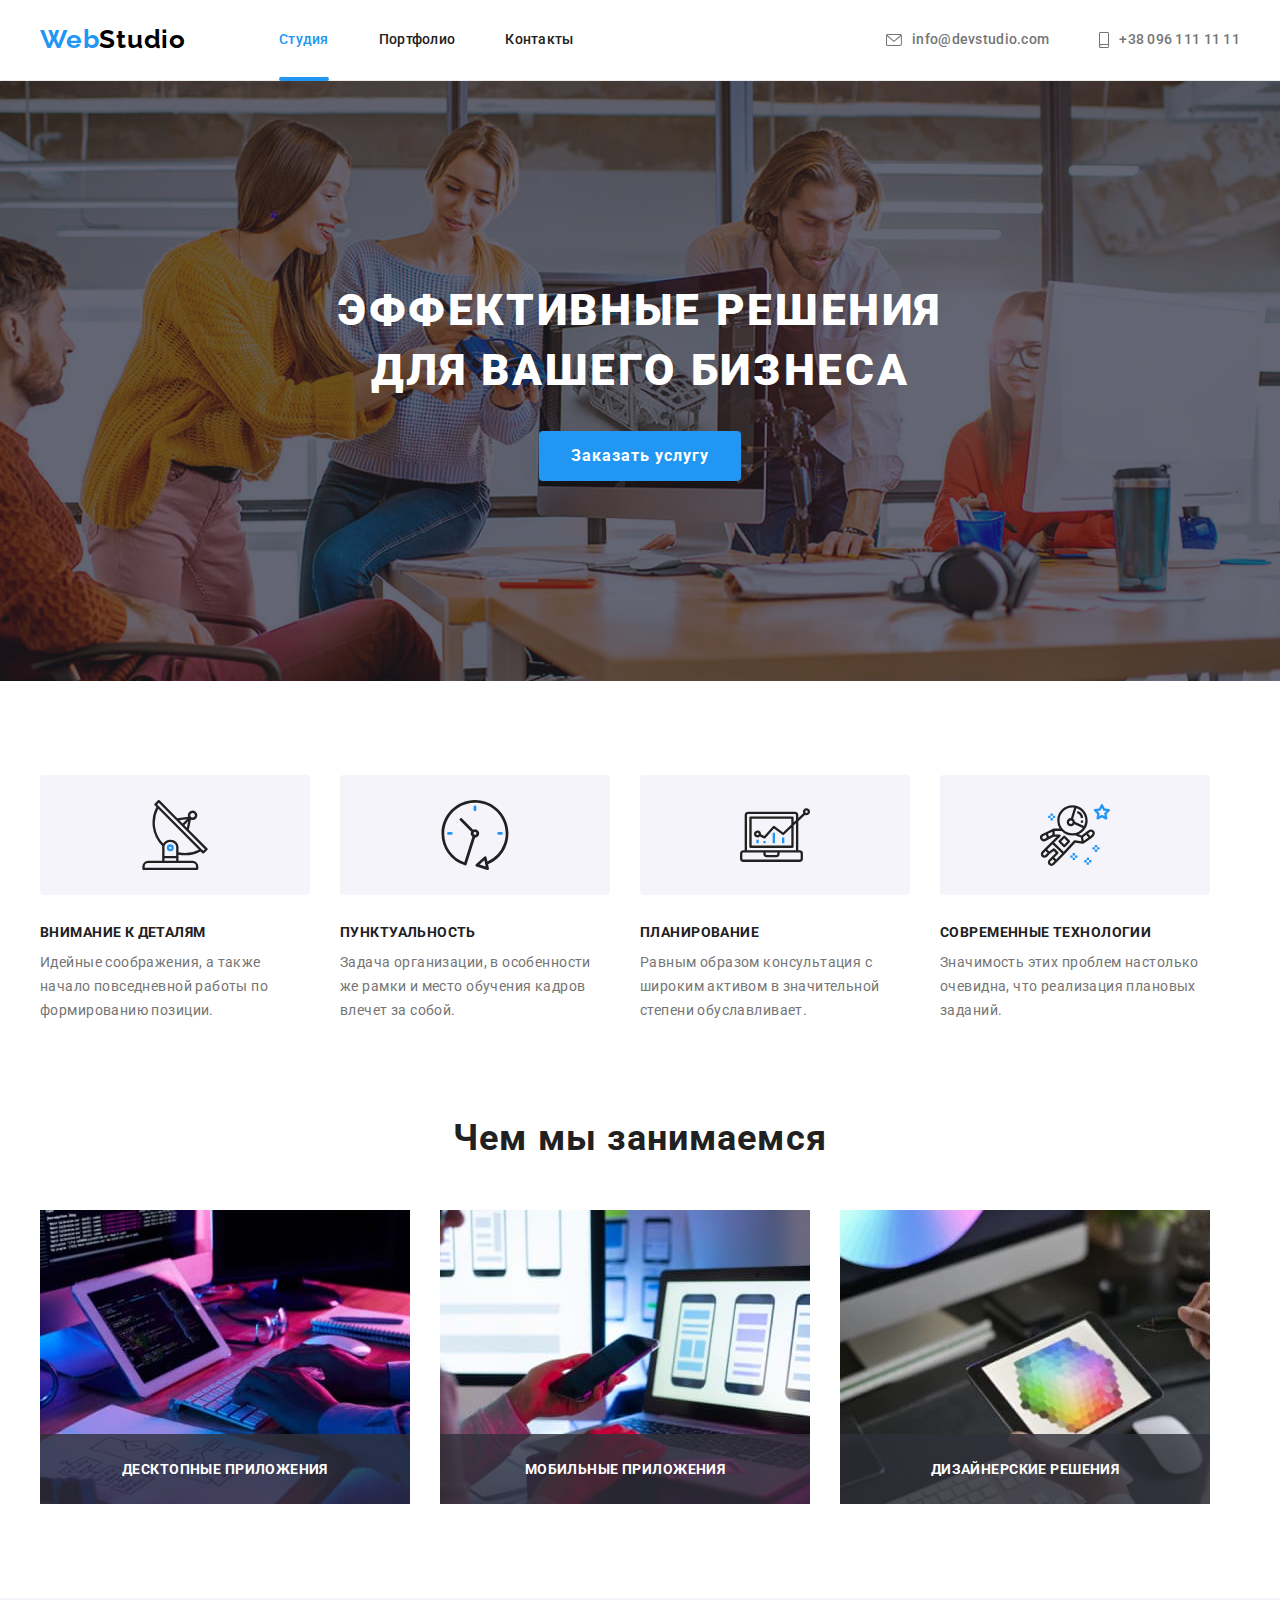
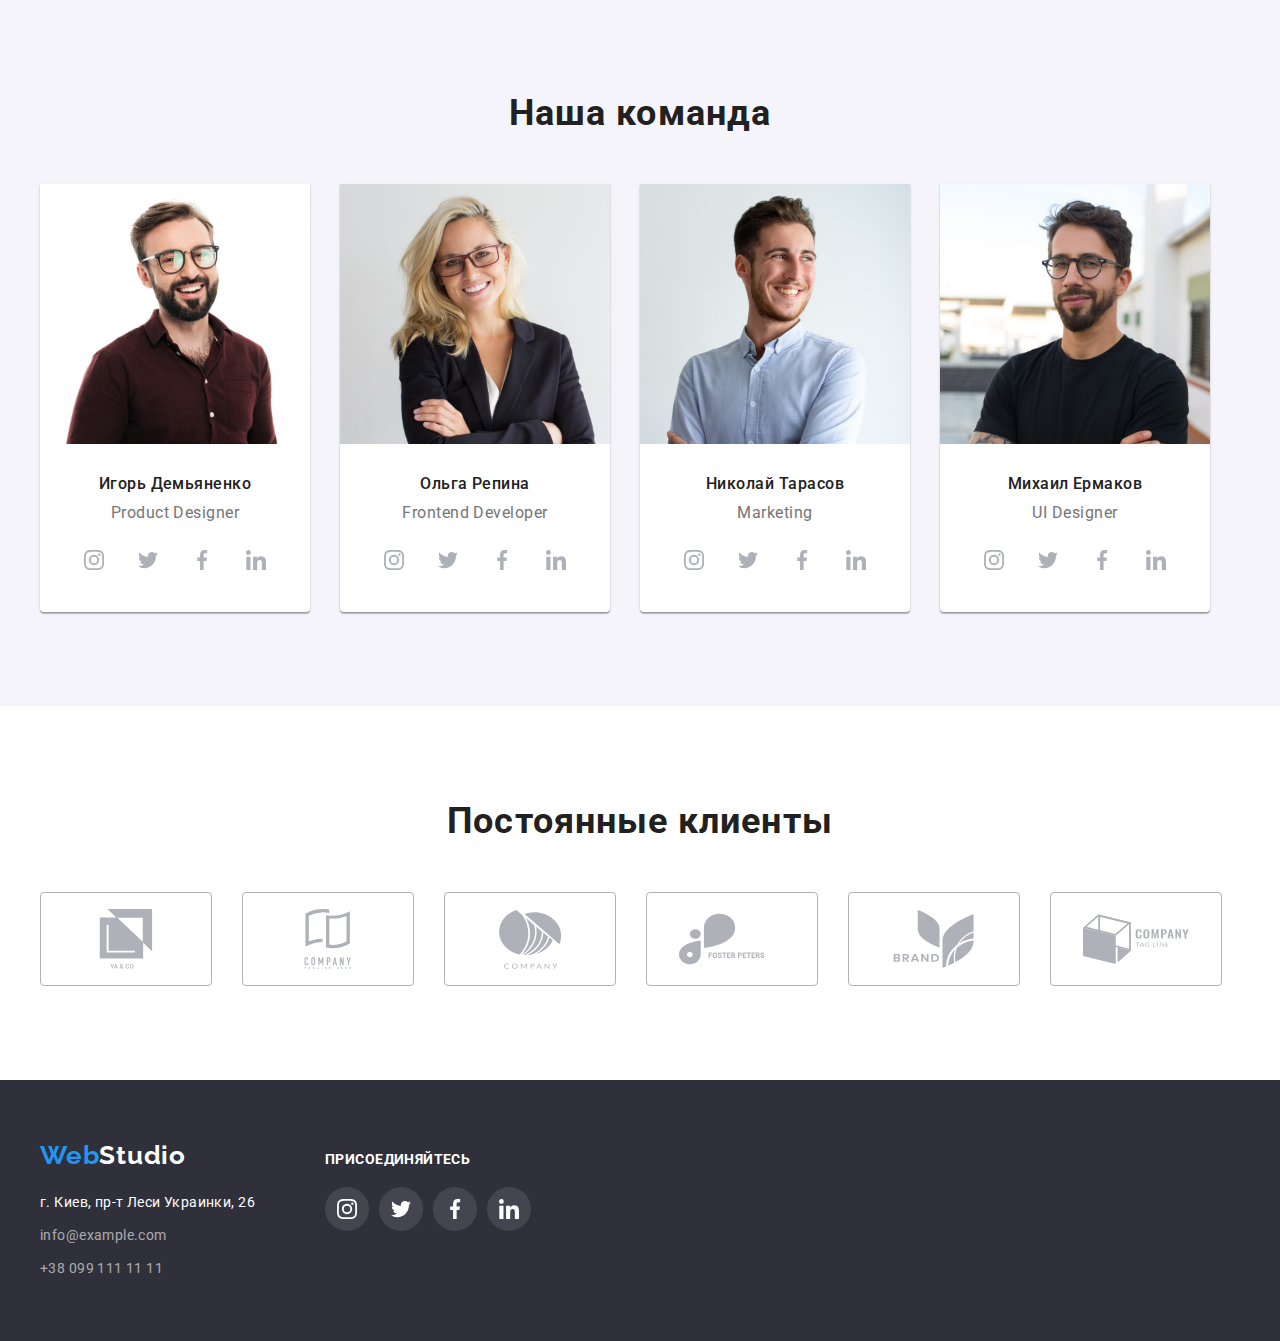
<file: index.html>
<!DOCTYPE html>
<html lang="ru">
  <head>
    <meta charset="UTF-8" />
    <meta http-equiv="X-UA-Compatible" content="IE=edge" />
    <meta name="viewport" content="width=device-width, initial-scale=1.0" />
    <title>Студия</title>
    <link rel="preconnect" href="https://fonts.googleapis.com" />
    <link rel="preconnect" href="https://fonts.gstatic.com" crossorigin />
    <link
      href="https://fonts.googleapis.com/css2?family=Raleway:wght@700&family=Roboto:wght@400;500;700;900&display=swap"
      rel="stylesheet"
    />
    <link
      rel="stylesheet"
      href="https://cdnjs.cloudflare.com/ajax/libs/modern-normalize/1.1.0/modern-normalize.min.css"
      integrity="sha512-wpPYUAdjBVSE4KJnH1VR1HeZfpl1ub8YT/NKx4PuQ5NmX2tKuGu6U/JRp5y+Y8XG2tV+wKQpNHVUX03MfMFn9Q=="
      crossorigin="anonymous"
      referrerpolicy="no-referrer"
    />
    <link rel="stylesheet" href="./css/styles.css" />
  </head>

  <body>
    <!-- Секция хедер -->
    <header class="header">
      <nav class="container main-nav">
        <a class="logo" href="./index.html"> <span class="logo-part">Web</span>Studio</a>
        <ul class="site-nav-list">
          <li class="item"><a href="./index.html" class="site-nav-link current-link">Студия</a></li>
          <li class="item"><a href="./portfolio.html" class="site-nav-link">Портфолио</a></li>
          <li class="item"><a href="" class="site-nav-link">Контакты</a></li>
        </ul>
        <ul class="site-nav-contact">
          <li class="item">
            <a class="contact-link" href="mailto:info@devstudio.com">
              <svg width="16" height="12">
                <use href="./images/icons.svg#icon-mail"></use>
              </svg>
              info@devstudio.com
            </a>
          </li>
          <li class="item">
            <a class="contact-link" href="tel:+380961111111">
              <svg width="10" height="16">
                <use href="./images/icons.svg#icon-tel"></use>
              </svg>
              +38 096 111 11 11
            </a>
          </li>
        </ul>
      </nav>
    </header>

    <main>
      <!-- Секция герой -->
      <section class="hero">
        <div class="container">
          <h1 class="hero-title">Эффективные решения для вашего бизнеса</h1>
          <button class="button" type="button" data-modal-open>Заказать услугу</button>
        </div>
      </section>
      <!-- Модальное окно -->
      <div class="backdrop is-hidden" data-modal>
        <div class="modal">
          <button class="modal-close-button" type="button" data-modal-close>
            <svg width="11" height="11">
              <use href="./images/icons.svg#icon-close"></use>
            </svg>
          </button>
        </div>
      </div>
      <!-- Особенности -->
      <section class="section-peculiarities">
        <div class="container">
          <h2 class="visually-hidden">Особенности</h2>
          <ul class="peculiarities-list">
            <li class="points">
              <div class="peculiarities-box">
                <svg class="peculiarities-icon" width="70" height="70">
                  <use href="./images/icons.svg#icon-antenna-1"></use>
                </svg>
              </div>
              <h3 class="peculiarities-title">Внимание к деталям</h3>
              <p class="peculiarities-item">
                Идейные соображения, а также начало повседневной работы по формированию позиции.
              </p>
            </li>
            <li class="points">
              <div class="peculiarities-box">
                <svg class="peculiarities-icon" width="70" height="70">
                  <use href="./images/icons.svg#icon-clock-1"></use>
                </svg>
              </div>
              <h3 class="peculiarities-title">Пунктуальность</h3>
              <p class="peculiarities-item">
                Задача организации, в особенности же рамки и место обучения кадров влечет за собой.
              </p>
            </li>
            <li class="points">
              <div class="peculiarities-box">
                <svg class="peculiarities-icon" width="70" height="70">
                  <use href="./images/icons.svg#icon-diagram-1"></use>
                </svg>
              </div>
              <h3 class="peculiarities-title">Планирование</h3>
              <p class="peculiarities-item">
                Равным образом консультация с широким активом в значительной степени обуславливает.
              </p>
            </li>
            <li class="points">
              <div class="peculiarities-box">
                <svg class="peculiarities-icon" width="70" height="70">
                  <use href="./images/icons.svg#icon-astronaut-1"></use>
                </svg>
              </div>
              <h3 class="peculiarities-title">Современные технологии</h3>
              <p class="peculiarities-item">
                Значимость этих проблем настолько очевидна, что реализация плановых заданий.
              </p>
            </li>
          </ul>
        </div>
      </section>

      <!-- Чем мы занимаемся -->
      <section class="works">
        <div class="container">
          <h2 class="section-title">Чем мы занимаемся</h2>
          <ul class="work-items">
            <li class="item-box">
              <img src="./images/box-1.jpg" alt="Программирование" width="370" height="294" />
              <p class="box-label">Десктопные приложения</p>
            </li>
            <li class="item-box">
              <img src="./images/box-2.jpg" alt="Дизайн" width="370" height="294" />
              <p class="box-label">Мобильные приложения</p>
            </li>
            <li class="item-box">
              <img src="./images/box-3.jpg" alt="Рисовка" width="370" height="294" />
              <p class="box-label">Дизайнерские решения</p>
            </li>
          </ul>
        </div>
      </section>

      <!-- Наша команда -->
      <section class="team">
        <div class="container">
          <h2 class="section-title">Наша команда</h2>
          <ul class="members">
            <li class="team-member">
              <img
                src="./images/team-member-1.jpg"
                alt="Продуктовый дизайнер"
                width="270"
                height="260"
              />
              <div class="description">
                <h3 class="team-member-name">Игорь Демьяненко</h3>
                <p class="team-member-position" lang="en">Product Designer</p>
              </div>
              <ul class="social-list">
                <li class="social-item">
                  <a
                    class="social-link"
                    href=""
                    target="_blank"
                    rel="noopener noreferrer"
                    aria-label="instagram"
                  >
                    <svg class="social-icon" width="20" height="20">
                      <use href="./images/icons.svg#icon-instagram"></use>
                    </svg>
                  </a>
                </li>
                <li class="social-item">
                  <a
                    class="social-link"
                    href=""
                    target="_blank"
                    rel="noopener noreferrer"
                    aria-label="twitter"
                  >
                    <svg class="social-icon" width="20" height="20">
                      <use href="./images/icons.svg#icon-twitter"></use>
                    </svg>
                  </a>
                </li>

                <li class="social-item">
                  <a
                    class="social-link"
                    href=""
                    target="_blank"
                    rel="noopener noreferrer"
                    aria-label="facebook"
                  >
                    <svg class="social-icon" width="20" height="20">
                      <use href="./images/icons.svg#icon-facebook"></use>
                    </svg>
                  </a>
                </li>

                <li class="social-item">
                  <a
                    class="social-link"
                    href=""
                    target="_blank"
                    rel="noopener noreferrer"
                    aria-label="linkedin"
                  >
                    <svg class="social-icon" width="20" height="20">
                      <use href="./images/icons.svg#icon-linkedin"></use>
                    </svg>
                  </a>
                </li>
              </ul>
            </li>
            <li class="team-member">
              <img
                src="./images/team-member-2.jpg"
                alt="Фронтенд-разработчик"
                width="270"
                height="260"
              />
              <div class="description">
                <h3 class="team-member-name">Ольга Репина</h3>
                <p class="team-member-position" lang="en">Frontend Developer</p>
              </div>
              <ul class="social-list">
                <li class="social-item">
                  <a
                    class="social-link"
                    href=""
                    target="_blank"
                    rel="noopener noreferrer"
                    aria-label="instagram"
                  >
                    <svg class="social-icon" width="20" height="20">
                      <use href="./images/icons.svg#icon-instagram"></use>
                    </svg>
                  </a>
                </li>
                <li class="social-item">
                  <a
                    class="social-link"
                    href=""
                    target="_blank"
                    rel="noopener noreferrer"
                    aria-label="twitter"
                  >
                    <svg class="social-icon" width="20" height="20">
                      <use href="./images/icons.svg#icon-twitter"></use>
                    </svg>
                  </a>
                </li>

                <li class="social-item">
                  <a
                    class="social-link"
                    href=""
                    target="_blank"
                    rel="noopener noreferrer"
                    aria-label="facebook"
                  >
                    <svg class="social-icon" width="20" height="20">
                      <use href="./images/icons.svg#icon-facebook"></use>
                    </svg>
                  </a>
                </li>

                <li class="social-item">
                  <a
                    class="social-link"
                    href=""
                    target="_blank"
                    rel="noopener noreferrer"
                    aria-label="linkedin"
                  >
                    <svg class="social-icon" width="20" height="20">
                      <use href="./images/icons.svg#icon-linkedin"></use>
                    </svg>
                  </a>
                </li>
              </ul>
            </li>
            <li class="team-member">
              <img src="./images/team-member-3.jpg" alt="Маркетинг" width="270" height="260" />
              <div class="description">
                <h3 class="team-member-name">Николай Тарасов</h3>
                <p class="team-member-position" lang="en">Marketing</p>
              </div>
              <ul class="social-list">
                <li class="social-item">
                  <a
                    class="social-link"
                    href=""
                    target="_blank"
                    rel="noopener noreferrer"
                    aria-label="instagram"
                  >
                    <svg class="social-icon" width="20" height="20">
                      <use href="./images/icons.svg#icon-instagram"></use>
                    </svg>
                  </a>
                </li>
                <li class="social-item">
                  <a
                    class="social-link"
                    href=""
                    target="_blank"
                    rel="noopener noreferrer"
                    aria-label="twitter"
                  >
                    <svg class="social-icon" width="20" height="20">
                      <use href="./images/icons.svg#icon-twitter"></use>
                    </svg>
                  </a>
                </li>

                <li class="social-item">
                  <a
                    class="social-link"
                    href=""
                    target="_blank"
                    rel="noopener noreferrer"
                    aria-label="facebook"
                  >
                    <svg class="social-icon" width="20" height="20">
                      <use href="./images/icons.svg#icon-facebook"></use>
                    </svg>
                  </a>
                </li>

                <li class="social-item">
                  <a
                    class="social-link"
                    href=""
                    target="_blank"
                    rel="noopener noreferrer"
                    aria-label="linkedin"
                  >
                    <svg class="social-icon" width="20" height="20">
                      <use href="./images/icons.svg#icon-linkedin"></use>
                    </svg>
                  </a>
                </li>
              </ul>
            </li>
            <li class="team-member">
              <img
                src="./images/team-member-4.jpg"
                alt="Дизайнер пользовательского интерфейса"
                width="270"
                height="260"
              />
              <div class="description">
                <h3 class="team-member-name">Михаил Ермаков</h3>
                <p class="team-member-position" lang="en">UI Designer</p>
              </div>
              <ul class="social-list">
                <li class="social-item">
                  <a
                    class="social-link"
                    href=""
                    target="_blank"
                    rel="noopener noreferrer"
                    aria-label="instagram"
                  >
                    <svg class="social-icon" width="20" height="20">
                      <use href="./images/icons.svg#icon-instagram"></use>
                    </svg>
                  </a>
                </li>
                <li class="social-item">
                  <a
                    class="social-link"
                    href=""
                    target="_blank"
                    rel="noopener noreferrer"
                    aria-label="twitter"
                  >
                    <svg class="social-icon" width="20" height="20">
                      <use href="./images/icons.svg#icon-twitter"></use>
                    </svg>
                  </a>
                </li>

                <li class="social-item">
                  <a
                    class="social-link"
                    href=""
                    target="_blank"
                    rel="noopener noreferrer"
                    aria-label="facebook"
                  >
                    <svg class="social-icon" width="20" height="20">
                      <use href="./images/icons.svg#icon-facebook"></use>
                    </svg>
                  </a>
                </li>

                <li class="social-item">
                  <a
                    class="social-link"
                    href=""
                    target="_blank"
                    rel="noopener noreferrer"
                    aria-label="linkedin"
                  >
                    <svg class="social-icon" width="20" height="20">
                      <use href="./images/icons.svg#icon-linkedin"></use>
                    </svg>
                  </a>
                </li>
              </ul>
            </li>
          </ul>
        </div>
      </section>

      <!-- Клиенты -->
      <section class="clients">
        <div class="container">
          <h2 class="section-title">Постоянные клиенты</h2>
          <ul class="clients-list">
            <li class="clients-item">
              <a class="clients-link" href="">
                <svg class="clients-icon" width="106" height="60">
                  <use href="./images/icons.svg#icon-group-1"></use>
                </svg>
              </a>
            </li>
            <li class="clients-item">
              <a class="clients-link" href="">
                <svg class="clients-icon" width="106" height="60">
                  <use href="./images/icons.svg#icon-group-2"></use>
                </svg>
              </a>
            </li>
            <li class="clients-item">
              <a class="clients-link" href="">
                <svg class="clients-icon" width="106" height="60">
                  <use href="./images/icons.svg#icon-group-3"></use>
                </svg>
              </a>
            </li>
            <li class="clients-item">
              <a class="clients-link" href="">
                <svg class="clients-icon" width="106" height="60">
                  <use href="./images/icons.svg#icon-group-4"></use>
                </svg>
              </a>
            </li>
            <li class="clients-item">
              <a class="clients-link" href="">
                <svg class="clients-icon" width="106" height="60">
                  <use href="./images/icons.svg#icon-group-5"></use>
                </svg>
              </a>
            </li>
            <li class="clients-item">
              <a class="clients-link" href="">
                <svg class="clients-icon" width="106" height="60">
                  <use href="./images/icons.svg#icon-group-6"></use>
                </svg>
              </a>
            </li>
          </ul>
        </div>
      </section>
    </main>

    <!-- Секция футер -->
    <footer class="footer">
      <div class="container">
        <div class="footer-block">
          <div class="footer-adress">
            <a class="logo" href="./index.html"> <span class="logo-part">Web</span>Studio</a>
            <ul class="adress-list">
              <li class="adress-item">
                <a
                  class="adress"
                  href="https://goo.gl/maps/JCj7jRZ64n47ZgnA9"
                  target="_blank"
                  rel="nofollow noopener noreferrer"
                >
                  г. Киев, пр-т Леси Украинки, 26
                </a>
              </li>
              <li class="adress-item">
                <a href="mailto:info@example.com" class="adress-link">info@example.com</a>
              </li>
              <li class="adress-item">
                <a href="tel:+380991111111" class="adress-link">+38 099 111 11 11</a>
              </li>
            </ul>
          </div>
          <div class="footer-social">
            <strong class="join-us">присоединяйтесь</strong>
            <ul class="join-list">
              <li class="join-item">
                <a
                  class="join-link"
                  href=""
                  target="_blank"
                  rel="noopener noreferrer"
                  aria-label="instagram"
                >
                  <svg class="join-icon" width="20" height="20">
                    <use href="./images/icons.svg#icon-instagram"></use>
                  </svg>
                </a>
              </li>
              <li class="join-item">
                <a
                  class="join-link"
                  href=""
                  target="_blank"
                  rel="noopener noreferrer"
                  aria-label="twitter"
                >
                  <svg class="join-icon" width="20" height="20">
                    <use href="./images/icons.svg#icon-twitter"></use>
                  </svg>
                </a>
              </li>
              <li class="join-item">
                <a
                  class="join-link"
                  href=""
                  target="_blank"
                  rel="noopener noreferrer"
                  aria-label="facebook"
                >
                  <svg class="join-icon" width="20" height="20">
                    <use href="./images/icons.svg#icon-facebook"></use>
                  </svg>
                </a>
              </li>
              <li class="join-item">
                <a
                  class="join-link"
                  href=""
                  target="_blank"
                  rel="noopener noreferrer"
                  aria-label="linkedin"
                >
                  <svg class="join-icon" width="20" height="20">
                    <use href="./images/icons.svg#icon-linkedin"></use>
                  </svg>
                </a>
              </li>
            </ul>
          </div>
        </div>
      </div>
    </footer>
    <!-- Скрипт для модального окна -->
    <script src="./js/modal.js"></script>
  </body>
</html>
</file>
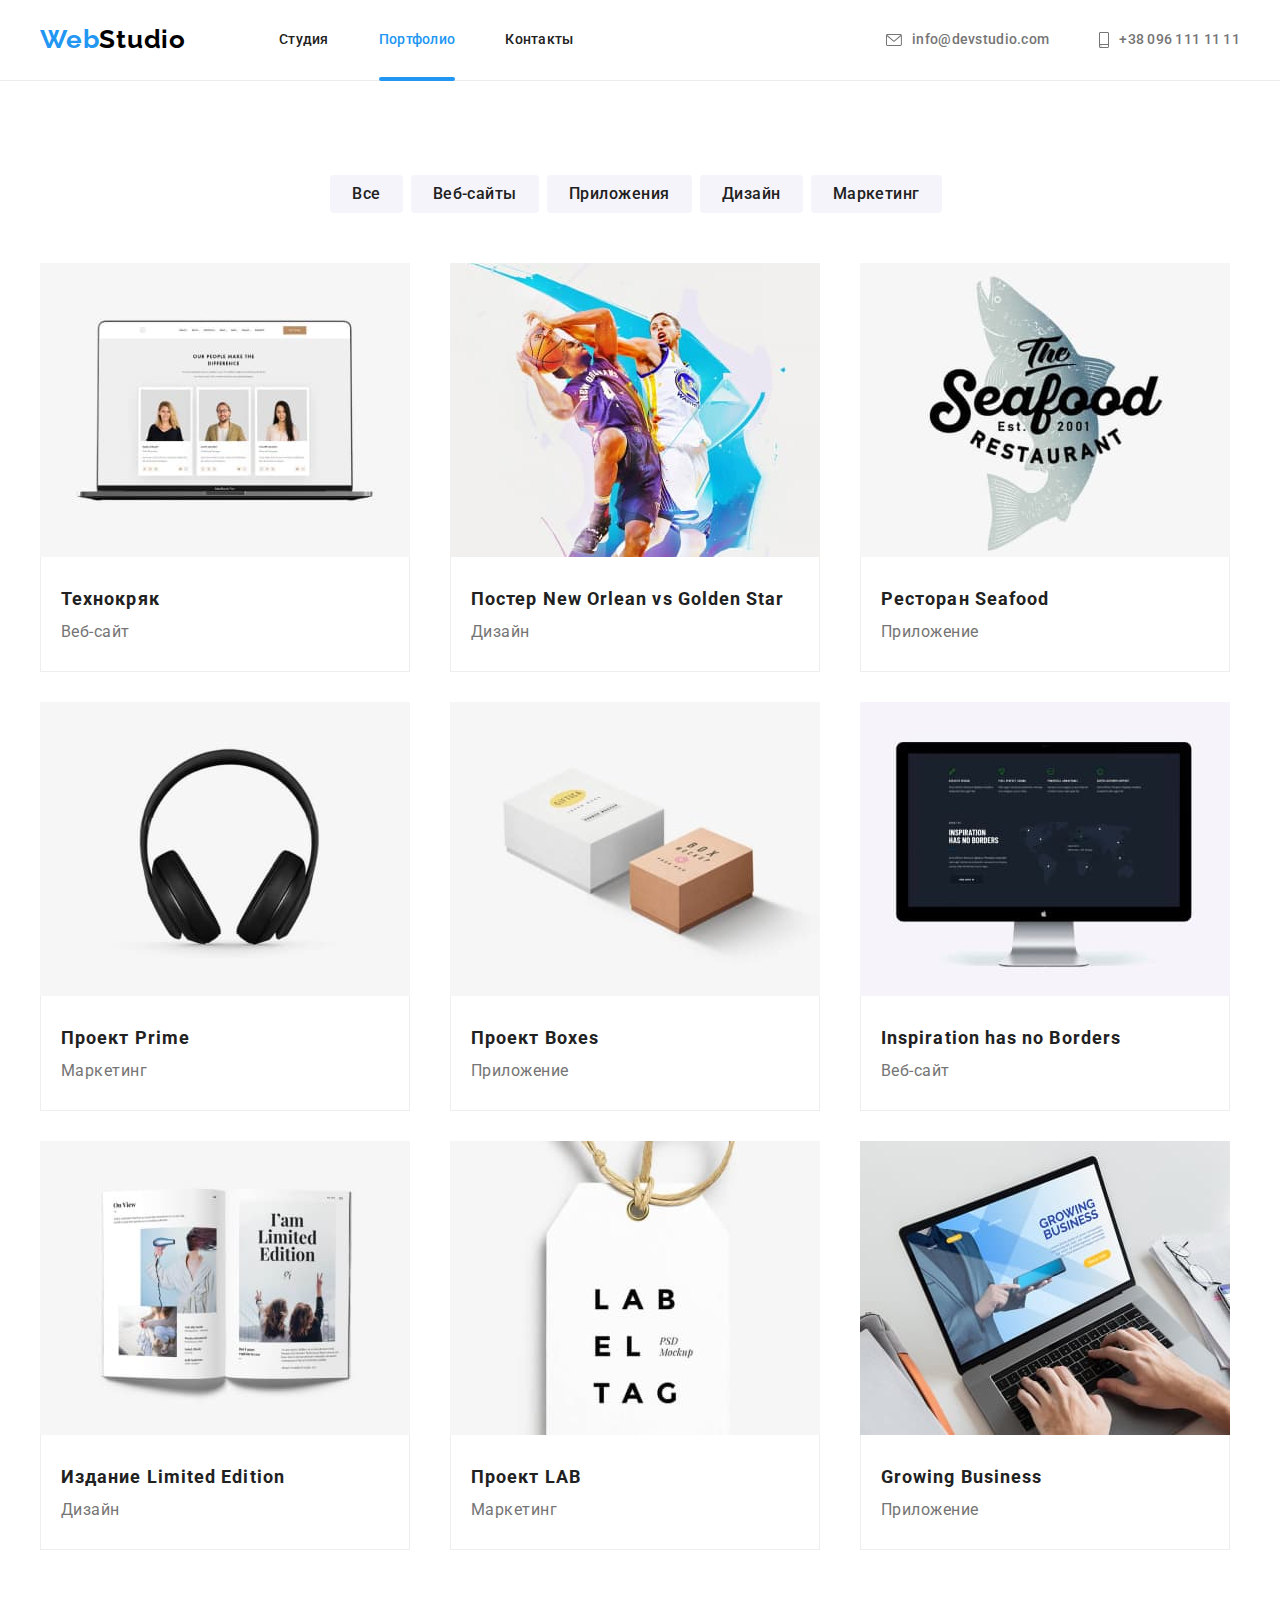
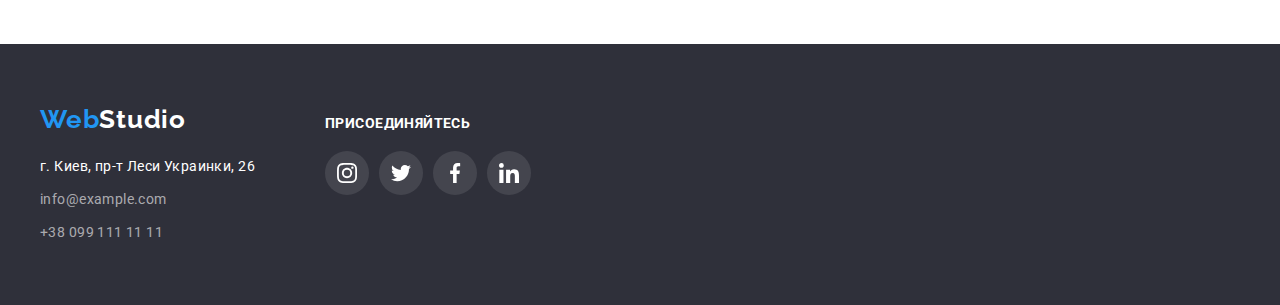
<file: portfolio.html>
<!DOCTYPE html>
<html lang="ru">
  <head>
    <meta charset="UTF-8" />
    <meta http-equiv="X-UA-Compatible" content="IE=edge" />
    <meta name="viewport" content="width=device-width, initial-scale=1.0" />
    <title>Портфолио</title>
    <link rel="preconnect" href="https://fonts.googleapis.com" />
    <link rel="preconnect" href="https://fonts.gstatic.com" crossorigin />
    <link
      href="https://fonts.googleapis.com/css2?family=Raleway:wght@700&family=Roboto:wght@400;500;700;900&display=swap"
      rel="stylesheet"
    />
    <link
      rel="stylesheet"
      href="https://cdnjs.cloudflare.com/ajax/libs/modern-normalize/1.1.0/modern-normalize.min.css"
      integrity="sha512-wpPYUAdjBVSE4KJnH1VR1HeZfpl1ub8YT/NKx4PuQ5NmX2tKuGu6U/JRp5y+Y8XG2tV+wKQpNHVUX03MfMFn9Q=="
      crossorigin="anonymous"
      referrerpolicy="no-referrer"
    />
    <link rel="stylesheet" href="./css/styles.css" />
  </head>

  <body>
    <!-- Секция хедер -->
    <header class="header">
      <nav class="container main-nav">
        <a class="logo" href="./index.html"> <span class="logo-part">Web</span>Studio</a>
        <ul class="site-nav-list">
          <li class="item"><a href="./index.html" class="site-nav-link">Студия</a></li>
          <li class="item"><a href="" class="site-nav-link current-link">Портфолио</a></li>
          <li class="item"><a href="" class="site-nav-link">Контакты</a></li>
        </ul>
        <ul class="site-nav-contact">
          <li class="item">
            <a class="contact-link" href="mailto:info@devstudio.com">
              <svg width="16" height="12">
                <use href="./images/icons.svg#icon-mail"></use>
              </svg>
              info@devstudio.com</a
            >
          </li>
          <li class="item">
            <a class="contact-link" href="tel:+380961111111">
              <svg width="10" height="16">
                <use href="./images/icons.svg#icon-tel"></use>
              </svg>
              +38 096 111 11 11</a
            >
          </li>
        </ul>
      </nav>
    </header>

    <main>
      <!-- Секция проэкты -->
      <section class="portfolio">
        <div class="container">
          <ul class="filter">
            <li class="filter-tap"><button class="filter-button" type="button">Все</button></li>
            <li class="filter-tap">
              <button class="filter-button" type="button">Веб-сайты</button>
            </li>
            <li class="filter-tap">
              <button class="filter-button" type="button">Приложения</button>
            </li>
            <li class="filter-tap"><button class="filter-button" type="button">Дизайн</button></li>
            <li class="filter-tap">
              <button class="filter-button" type="button">Маркетинг</button>
            </li>
          </ul>
        </div>
        <div class="container">
          <ul class="projects">
            <li class="project-items">
              <a class="project-link" href="">
                <div class="project-thumb">
                  <img
                    src="./images/project-1.jpg"
                    alt="Страница компании"
                    width="370"
                    height="294"
                  />
                  <div class="project-overlay">
                    <p class="project-ov-description">
                      Ресурс предлагает комплексные предложения с разным уровнем функционала и
                      сервисов. Все это позволит посетителю получить исчерпывающие сведения о
                      компании или частном лице.
                    </p>
                  </div>
                </div>
                <div class="border">
                  <h3 class="project-title">Технокряк</h3>
                  <p class="project-description">Веб-сайт</p>
                </div>
              </a>
            </li>
            <li class="project-items">
              <a class="project-link" href="">
                <div class="project-thumb">
                  <img
                    src="./images/project-2.jpg"
                    alt="Игра в баскетбол"
                    width="370"
                    height="294"
                  />
                  <div class="project-overlay">
                    <p class="project-ov-description">
                      Ресурс предлагает комплексные предложения с разным уровнем функционала и
                      сервисов. Все это позволит посетителю получить исчерпывающие сведения о
                      компании или частном лице.
                    </p>
                  </div>
                </div>
                <div class="border">
                  <h3 class="project-title">Постер New Orlean vs Golden Star</h3>
                  <p class="project-description">Дизайн</p>
                </div>
              </a>
            </li>
            <li class="project-items">
              <a class="project-link" href="">
                <div class="project-thumb">
                  <img src="./images/project-3.jpg" alt="Лого ресторана" width="370" height="294" />
                  <div class="project-overlay">
                    <p class="project-ov-description">
                      Ресурс предлагает комплексные предложения с разным уровнем функционала и
                      сервисов. Все это позволит посетителю получить исчерпывающие сведения о
                      компании или частном лице.
                    </p>
                  </div>
                </div>
                <div class="border">
                  <h3 class="project-title">Ресторан Seafood</h3>
                  <p class="project-description">Приложение</p>
                </div>
              </a>
            </li>
            <li class="project-items">
              <a class="project-link" href="">
                <div class="project-thumb">
                  <img src="./images/project-4.jpg" alt="Наушники" width="370" height="294" />
                  <div class="project-overlay">
                    <p class="project-ov-description">
                      Ресурс предлагает комплексные предложения с разным уровнем функционала и
                      сервисов. Все это позволит посетителю получить исчерпывающие сведения о
                      компании или частном лице.
                    </p>
                  </div>
                </div>
                <div class="border">
                  <h3 class="project-title">Проект Prime</h3>
                  <p class="project-description">Маркетинг</p>
                </div>
              </a>
            </li>
            <li class="project-items">
              <a class="project-link" href="">
                <div class="project-thumb">
                  <img src="./images/project-5.jpg" alt="Две коробки" width="370" height="294" />
                  <div class="project-overlay">
                    <p class="project-ov-description">
                      Ресурс предлагает комплексные предложения с разным уровнем функционала и
                      сервисов. Все это позволит посетителю получить исчерпывающие сведения о
                      компании или частном лице.
                    </p>
                  </div>
                </div>
                <div class="border">
                  <h3 class="project-title">Проект Boxes</h3>
                  <p class="project-description">Приложение</p>
                </div>
              </a>
            </li>
            <li class="project-items">
              <a class="project-link" href="">
                <div class="project-thumb">
                  <img src="./images/project-6.jpg" alt="Страница сайта" width="370" height="294" />
                  <div class="project-overlay">
                    <p class="project-ov-description">
                      Ресурс предлагает комплексные предложения с разным уровнем функционала и
                      сервисов. Все это позволит посетителю получить исчерпывающие сведения о
                      компании или частном лице.
                    </p>
                  </div>
                </div>
                <div class="border">
                  <h3 class="project-title">Inspiration has no Borders</h3>
                  <p class="project-description">Веб-сайт</p>
                </div>
              </a>
            </li>
            <li class="project-items">
              <a class="project-link" href="">
                <div class="project-thumb">
                  <img src="./images/project-7.jpg" alt="Журнал" width="370" height="294" />
                  <div class="project-overlay">
                    <p class="project-ov-description">
                      Ресурс предлагает комплексные предложения с разным уровнем функционала и
                      сервисов. Все это позволит посетителю получить исчерпывающие сведения о
                      компании или частном лице.
                    </p>
                  </div>
                </div>
                <div class="border">
                  <h3 class="project-title">Издание Limited Edition</h3>
                  <p class="project-description">Дизайн</p>
                </div>
              </a>
            </li>
            <li class="project-items">
              <a class="project-link" href="">
                <div class="project-thumb">
                  <img src="./images/project-8.jpg" alt="Лейба магазина" width="370" height="294" />
                  <div class="project-overlay">
                    <p class="project-ov-description">
                      Ресурс предлагает комплексные предложения с разным уровнем функционала и
                      сервисов. Все это позволит посетителю получить исчерпывающие сведения о
                      компании или частном лице.
                    </p>
                  </div>
                </div>
                <div class="border">
                  <h3 class="project-title">Проект LAB</h3>
                  <p class="project-description">Маркетинг</p>
                </div>
              </a>
            </li>
            <li class="project-items">
              <a class="project-link" href="">
                <div class="project-thumb">
                  <img src="./images/project-9.jpg" alt="Ноутбук" width="370" height="294" />
                  <div class="project-overlay">
                    <p class="project-ov-description">
                      Ресурс предлагает комплексные предложения с разным уровнем функционала и
                      сервисов. Все это позволит посетителю получить исчерпывающие сведения о
                      компании или частном лице.
                    </p>
                  </div>
                </div>
                <div class="border">
                  <h3 class="project-title">Growing Business</h3>
                  <p class="project-description">Приложение</p>
                </div>
              </a>
            </li>
          </ul>
        </div>
      </section>
    </main>

    <!-- Секция футер -->
    <footer class="footer">
      <div class="container">
        <div class="footer-block">
          <div class="footer-adress">
            <a class="logo" href="./index.html"> <span class="logo-part">Web</span>Studio</a>
            <ul class="adress-list">
              <li class="adress-item">
                <a
                  class="adress"
                  href="https://goo.gl/maps/JCj7jRZ64n47ZgnA9"
                  target="_blank"
                  rel="nofollow noopener noreferrer"
                >
                  г. Киев, пр-т Леси Украинки, 26
                </a>
              </li>
              <li class="adress-item">
                <a href="mailto:info@example.com" class="adress-link">info@example.com</a>
              </li>
              <li class="adress-item">
                <a href="tel:+380991111111" class="adress-link">+38 099 111 11 11</a>
              </li>
            </ul>
          </div>
          <div class="footer-social">
            <strong class="join-us">присоединяйтесь</strong>
            <ul class="join-list">
              <li class="join-item">
                <a
                  class="join-link"
                  href=""
                  target="_blank"
                  rel="noopener noreferrer"
                  aria-label="instagram"
                >
                  <svg class="join-icon" width="20" height="20">
                    <use href="./images/icons.svg#icon-instagram"></use>
                  </svg>
                </a>
              </li>
              <li class="join-item">
                <a
                  class="join-link"
                  href=""
                  target="_blank"
                  rel="noopener noreferrer"
                  aria-label="twitter"
                >
                  <svg class="join-icon" width="20" height="20">
                    <use href="./images/icons.svg#icon-twitter"></use>
                  </svg>
                </a>
              </li>
              <li class="join-item">
                <a
                  class="join-link"
                  href=""
                  target="_blank"
                  rel="noopener noreferrer"
                  aria-label="facebook"
                >
                  <svg class="join-icon" width="20" height="20">
                    <use href="./images/icons.svg#icon-facebook"></use>
                  </svg>
                </a>
              </li>
              <li class="join-item">
                <a
                  class="join-link"
                  href=""
                  target="_blank"
                  rel="noopener noreferrer"
                  aria-label="linkedin"
                >
                  <svg class="join-icon" width="20" height="20">
                    <use href="./images/icons.svg#icon-linkedin"></use>
                  </svg>
                </a>
              </li>
            </ul>
          </div>
        </div>
      </div>
    </footer>
  </body>
</html>
</file>
<file: css/styles.css>
:root {
    --hero-bg-color: #2F303A;
    --black-color: #000000;
    --title-color: #212121;
    --text-color: #757575;
    --accent-color: #2196F3;
    --white-color: #FFFFFF;
    --button-bgc-color: #F5F4FA;
    --button-hover: #188CE8;
    --footer-bg-color: #2F303A;
    --adress-link-color: rgba(255, 255, 255, 0.6);
    --items: 3;
    --indent: 30px;
    --primary-icon-fill: #AFB1B8;
    --secondary-icon-fill: #FFFFFF;
}
body {
    margin: 0;
    color: var(--title-color);
    background-color: var(--white-color);
    font-family: 'Roboto', sans-serif
}
.container {
    width: 1200px;
    padding-left: 15px;
    padding-right: 15px;
    margin-left: auto;
    margin-right: auto;
}
ul {
    list-style: none;
}
img {
    display: block;
    max-width: 100%;
    height: auto;
}
a {
    text-decoration: none;
}
.header {
    border-bottom: 1px solid #ECECEC;
}
.header .logo {
    display: flex;
    text-decoration: none;
    color: var(--black-color);
    margin-left: 0;
    margin-right: 93px;
}
.header .logo,
.footer .logo {
    font-family: 'Raleway', sans-serif;
    font-style: normal;
    font-weight: 700;
    font-size: 26px;
    line-height: 1.2;
    letter-spacing: 0.03em;
}
.logo-part {
    color: var(--accent-color);
}
.site-nav-list .current-link {
    color: var(--accent-color);
}
.current-link {
    position: relative;
}
.current-link::after {
    content: '';
    position: absolute;
    bottom: -1px;
    left: 0;

    width: 100%;
    height: 4px;
    background: var(--accent-color);
    border-radius: 2px;
}
.main-nav {
    display: flex;
    align-items: center;
}
.site-nav-list{
    display: flex;
    margin: 0;
    padding: 0;
    font-weight: 500;
    font-size: 14px;
    line-height: 1.14;
    letter-spacing: 0.02em;
}
.site-nav-link .current-link,
.site-nav-link {
    display: block;
    padding-top: 32px;
    padding-bottom: 32px;

    transition: color 250ms cubic-bezier(0.4, 0, 0.2, 1);
}
.site-nav-list a {
    color: var(--title-color);
    text-decoration: none;
}
.site-nav-list .item:not(:last-child) {
    margin-right: 50px;
}
.site-nav-list .site-nav-link:hover, 
.site-nav-list .site-nav-link:focus {
    color: var(--accent-color);
}
.site-nav-contact {
    margin-left: auto;
    margin-bottom: 0;
    margin-top: 0;
    padding: 0;
    display: flex;
}
.site-nav-contact .item + .item {
    margin-left: 50px;
}
.contact-link svg {
    margin-right: 10px;
    fill: currentColor;
}
.hero {
    max-width: 1600px;
    margin-left: auto;
    margin-right: auto;

    text-align: center;
    background-color: var(--hero-bg-color);
    background-image: linear-gradient(to right, rgba(47, 48, 58, 0.4), rgba(47, 48, 58, 0.4)), url(../images/hero-bg-img.jpg);
    background-repeat: no-repeat;
    background-position: center;
    background-size: cover;
}
.contact-link {
    display: flex;
    padding-top: 32px;
    padding-bottom: 32px;
    text-decoration: none;
    color: var(--text-color);

    transition: color 250ms cubic-bezier(0.4, 0, 0.2, 1);

    font-weight: 500;
    font-size: 14px;
    line-height: 1.14;
    letter-spacing: 0.02em;
    align-items: center;
}
.contact-link:hover,
.contact-link:focus,
.contact-link:active {
    color: var(--accent-color);
}
.hero {
    padding-top: 200px;
    padding-bottom: 200px;
}
.hero-title {
    margin-top: 0;
    margin-bottom: 30px;
    margin-left: auto;
    margin-right: auto;
    max-width: 696px;
    color: var(--white-color);
    font-weight: 900;
    font-size: 44px;
    line-height: 1.36;
    text-align: center;
    letter-spacing: 0.06em;
    text-transform: uppercase;
}
.hero .button {
    display: inline-flex;
    padding: 10px 32px;
    border-radius: 4px;
    min-width: 200px;
    color: var(--white-color);
    background-color: var(--accent-color);
    border: none;

    transition: background-color 250ms cubic-bezier(0.4, 0, 0.2, 1), color 250ms cubic-bezier(0.4, 0, 0.2, 1);

    font-family: inherit;
    font-weight: 700;
    font-size: 16px;
    line-height: 1.88;
    align-items: center;
    text-align: center;
    letter-spacing: 0.06em;
    cursor: pointer
}
.hero .button:hover,
.hero .button:focus {
    background-color: var(--button-hover);
    color: var(--white-color);
}
.visually-hidden {
    position: absolute;
    width: 1px;
    height: 1px;
    margin: -1px;
    border: 0;
    padding: 0;
    white-space: nowrap;
    clip-path: inset(100%);
    clip: rect(0 0 0 0);
    overflow: hidden;
}

/* Модальное окно */
.backdrop {
    position: fixed;
    top: 0;
    left: 0;
    z-index: 100;
    width: 100%;
    height: 100%;

    background-color: rgba(0, 0, 0, 0.2);

    opacity: 1;
    visibility: visible;
    pointer-events: initial;

    transition: opacity 250ms cubic-bezier(0.4, 0, 0.2, 1), visibility 250ms cubic-bezier(0.4, 0, 0.2, 1);
}
.backdrop.is-hidden {
    opacity: 0;
    visibility: hidden;
    pointer-events: none;
}
.modal {
    position: absolute;
    top: 50%;
    left: 50%;
    transform: translate(-50%, -50%);
    min-width: 528px;
    min-height: 581px;

    background-color: var(--white-color);
    box-shadow: 0px 1px 3px rgba(0, 0, 0, 0.12), 0px 1px 1px rgba(0, 0, 0, 0.14), 0px 2px 1px rgba(0, 0, 0, 0.2);
    border-radius: 4px;
}
.modal-close-button {
    position: absolute;
    top: 8px;
    right: 8px;

    display: flex;
    justify-content: center;
    align-items: center;

    width: 30px;
    height: 30px;
    padding: 0;

    background-color: var(--white-color);
    border: 1px solid rgba(0, 0, 0, 0.1);
    border-radius: 50%;

    cursor: pointer;
}
.section-peculiarities {
    padding-top: 94px;
    padding-bottom: 94px;
}
.peculiarities-list {
    display: flex;
    margin: 0;
    padding: 0;
}
.points {
    width: 270px;
}
.peculiarities-box {
    display: flex;
    align-items: center;
    justify-content: center;
    width: 270px;
    height: 120px;
    margin-bottom: 30px;
    background-color: #F5F4FA;
    border-radius: 4px;
}
.peculiarities-title {
    margin-top: 0;
    margin-bottom: 10px;
    color: var(--title-color);
    font-weight: 700;
    font-size: 14px;
    line-height: 1.14;
    letter-spacing: 0.03em;
    text-transform: uppercase;
}
.peculiarities-list .points:not(:last-child) {
    margin-right: 30px;
}
.peculiarities-item {
    margin-top: 0;
    margin-bottom: 0;
    color: var(--text-color);
    font-weight: 400;
    font-size: 14px;
    line-height: 1.71;
    letter-spacing: 0.03em;
}
.works {
    padding-bottom: 94px;
}
.works .section-title {
    margin-top: 0;
    margin-bottom: 50px;
    color: var(--title-color);
    font-weight: 700;
    font-size: 36px;
    line-height: 1.2;
    text-align: center;
    letter-spacing: 0.03em;
}
.work-items {
    display: flex;
    padding: 0;
    margin: 0;
}
.item-box{
    margin-right: 30px;
    position: relative;
    z-index: -1;
}
.item-box:nth-child(3n) {
    margin-right: 0;
}
.box-label {
    display: flex;
    position: absolute;
    bottom: 0;
    width: 100%;
    height: 70px;
    margin: auto;
    align-items: center;
    justify-content: center;

    background: rgba(47, 48, 58, 0.8);

    font-weight: 700;
    font-size: 14px;
    line-height: 16px;
    text-align: center;
    letter-spacing: 0.03em;
    text-transform: uppercase;
    
    color: var(--white-color);
}
.item-box img {
    display: block;
    max-width: 100%;
    height: auto;
}
.team {
    padding-top: 94px;
    padding-bottom: 94px;
    background-color: var(--button-bgc-color);
}
.team .section-title {
    margin-bottom: 50px;
    margin-top: 0;
    font-weight: 700;
    font-size: 36px;
    line-height: 42px;
    text-align: center;
    letter-spacing: 0.03em;
}
.members {
    display: flex;
    padding: 0;
    margin: 0;
}
.team-member {
    background-color: var(--white-color);
    margin-right: 30px;
    box-shadow: 0px 1px 3px rgba(0, 0, 0, 0.12), 0px 1px 1px rgba(0, 0, 0, 0.14), 0px 2px 1px rgba(0, 0, 0, 0.2);
    border-radius: 0px 0px 4px 4px;
}
.members .team-member:nth-child(4n) {
    margin-right: 0;
}
.team-member .team-member-name {
    color: var(--title-color);
    font-weight: 500;
    font-size: 16px;
    line-height: 1.2;
    letter-spacing: 0.03em;
}
.team-member .description {
    padding-top: 30px;
    padding-bottom: 16px;
    text-align: center;
}
.team-member-name {
    margin-bottom: 10px;
    margin-top: 0;
}
.team-member-position {
    margin: 0;
}
.team-member-position {
    color: var(--text-color);
    font-weight: 400;
    font-size: 16px;
    line-height: 1.2;
    letter-spacing: 0.03em;
}
.social-list {
    display: flex;
    justify-content: center;
    padding-left: 0;
    padding-bottom: 30px;
}
.social-item:not(:last-child) {
    margin-right: 10px;
}
.social-link {
    display: flex;
    align-items: center;
    justify-content: center;

    transition: background-color 250ms cubic-bezier(0.4, 0, 0.2, 1), color 250ms cubic-bezier(0.4, 0, 0.2, 1);

    width: 44px;
    height: 44px;
    color: #AFB1B8;
    background-color: var(--white-color);
    border-radius: 50%;
}
.social-link:hover,
.social-link:focus {
    color: var(--white-color);
    background-color: var(--accent-color);
}
.social-icon {
    fill: currentColor;
}
.clients {
    padding-top: 94px;
    padding-bottom: 94px;
}
.clients .section-title {
    margin-bottom: 50px;
    margin-top: 0;
    font-weight: 700;
    font-size: 36px;
    line-height: 42px;
    text-align: center;
    letter-spacing: 0.03em;
}
.clients-list {
    display: flex;
    margin: 0;
    padding: 0;
}
.clients-item:not(:last-child) {
    margin-right: 30px;
}
.clients-link {
    display: flex;
    justify-content: center;
    align-items: center;

    transition: border-color 250ms cubic-bezier(0.4, 0, 0.2, 1), color 250ms cubic-bezier(0.4, 0, 0.2, 1);

    width: 170px;
    height: 92px;
    border: 1px solid var(--primary-icon-fill);
    border-radius: 4px;
    color: var(--primary-icon-fill);
}
.clients-link:hover,
.clients-link:focus {
    color: var(--accent-color);
    border-color: var(--accent-color);
}
.clients-icon {
    fill: currentColor;
}
.footer {
    display: flex;
    padding-top: 60px;
    padding-bottom: 60px;
    background-color: var(--footer-bg-color);
}
.footer-adress {
    margin-right: 70px;
}
.footer .logo {
    display: flex;
    margin-bottom: 20px;
    color: var(--white-color);
    text-decoration: none;
}
.footer-block {
    display: flex;
    align-items: baseline;
}
.footer-adress .adress {
    margin-bottom: 9px;
    color: var(--white-color);
    font-style: normal;
    font-weight: 400;
    font-size: 14px;
    line-height: 1.71;
    letter-spacing: 0.03em;
    text-decoration: none;
}
.adress-list {
    padding: 0;
    margin: 0;
}
.adress-item:not(:last-child) {
    margin-bottom: 9px;
}
.footer .adress-link {
    display: flex;
    color: var(--adress-link-color);
    text-decoration: none;

    transition: color 250ms cubic-bezier(0.4, 0, 0.2, 1);

    font-weight: 400;
    font-size: 14px;
    line-height: 1.71;
    letter-spacing: 0.03em;
}

.adress-link:hover,
.adress-link:focus,
.adress-link:active {
    color: var(--accent-color);
}
.footer-social {
    display: block;
}

.join-us {
    display: flex;
    margin-bottom: 20px;
    font-family: 'Roboto';
    font-style: normal;
    font-weight: 700;
    font-size: 14px;
    line-height: 16px;
    letter-spacing: 0.03em;
    text-transform: uppercase;
    color: var(--white-color);
}
.join-list {
    display: flex;
    justify-content: center;
    margin: 0;
    padding: 0;
}
.join-item:not(:last-child) {
    margin-right: 10px;
}
.join-link {
    display: flex;
    align-items: center;
    justify-content: center;

    transition: background-color 250ms cubic-bezier(0.4, 0, 0.2, 1), color 250ms cubic-bezier(0.4, 0, 0.2, 1);

    width: 44px;
    height: 44px;
    color: var(--white-color);
    background-color: rgba(255, 255, 255, 0.1);;
    border-radius: 50%;
}
.join-icon {
    fill: currentColor;
}
.join-link:hover,
.join-link:focus {
    color: var(--white-color);
    background-color: var(--accent-color);
}


/* страница порфолио */

.portfolio {
    padding-top: 94px;
    padding-bottom: 94px;
}
.items {
    width: 370px;
    margin-bottom: 30px;
}
.items:not(:nth-child(3n)) {
    margin-right: 30px;
}
.filter {
    display: flex;
    justify-content: center;
    padding: 0;
    margin-top: 0;
    margin-bottom: 50px;
}
.filter-tap {
    margin-right: 8px;
}
.filter-button {
    align-items: center;
    padding: 6px 22px;
    color: var(--title-color);
    background-color: var(--button-bgc-color);
    border: none;
    border-radius: 4px;
    font-family: inherit;

    transition: background-color 250ms cubic-bezier(0.4, 0, 0.2, 1), color 250ms cubic-bezier(0.4, 0, 0.2, 1), box-shadow 250ms cubic-bezier(0.4, 0, 0.2, 1);

    font-weight: 500;
    font-size: 16px;
    line-height: 1.62;
    text-align: center;
    letter-spacing: 0.03em;
    cursor: pointer
}
.filter-button:last-child {
    margin-right: 0;
}
.filter-button:hover,
.filter-button:focus {
    color: var(--white-color);
    background-color: var(--accent-color);
    box-shadow: 0px 3px 1px rgba(0, 0, 0, 0.1), 0px 1px 2px rgba(0, 0, 0, 0.08), 0px 2px 2px rgba(0, 0, 0, 0.12);
}
.projects {
    display: flex;
    flex-wrap: wrap;
    margin: calc(-1 * var(--indent) / 2);
    align-items: center;
    padding: 0;
}
.project-items {
    flex-basis: calc((100% - var(--indent) * var(--items)) / var(--items));
    margin: calc(var(--indent) / 2);
}
.project-title {
    margin-bottom: 20px;
    margin-left: 24px;
    margin-right: 24px;
    margin: 0;
    color: var(--title-color);
    font-weight: 700;
    font-size: 18px;
    line-height: 2;
    letter-spacing: 0.06em;
}
.project-description {
    margin: 0;
    color: var(--text-color);
    font-weight: 400;
    font-size: 16px;
    line-height: 1.88;
    letter-spacing: 0.03em;
}
.project-thumb {
    position: relative;
    overflow: hidden;
}
.project-overlay {
    position: absolute;
    top: 0;
    left: 0;

    width: 100%;
    height: 100%;

    transform: translateY(100%);
    transition: transform 250ms cubic-bezier(0.4, 0, 0.2, 1);

    display: flex;
    align-items: center; 
    justify-content: center; 
    background-color: rgba(33, 150, 243, 0.9);
}
.project-ov-description {
    padding: 63px 24px;
    margin: 0;
    font-weight: 400;
    font-size: 18px;
    line-height: 1.56;
    letter-spacing: 0.03em;
    
    color: var(--white-color);
}
.project-items:hover .project-overlay {
    transform: translateY(0);
}
.border {
    box-sizing: border-box;
    width: 370px;
    padding: 24px 20px;
    border-right: 1px solid #EEEEEE;
    border-bottom: 1px solid #EEEEEE;
    border-left: 1px solid #EEEEEE;
}
.project-link {
    display: block;
    color: inherit;

    transition: box-shadow 250ms cubic-bezier(0.4, 0, 0.2, 1);
}
.project-link:hover,
.project-link:focus {
    box-shadow: 0px 1px 1px rgba(0, 0, 0, 0.12), 0px 4px 4px rgba(0, 0, 0, 0.06), 1px 4px 6px rgba(0, 0, 0, 0.16);
}
</file>
